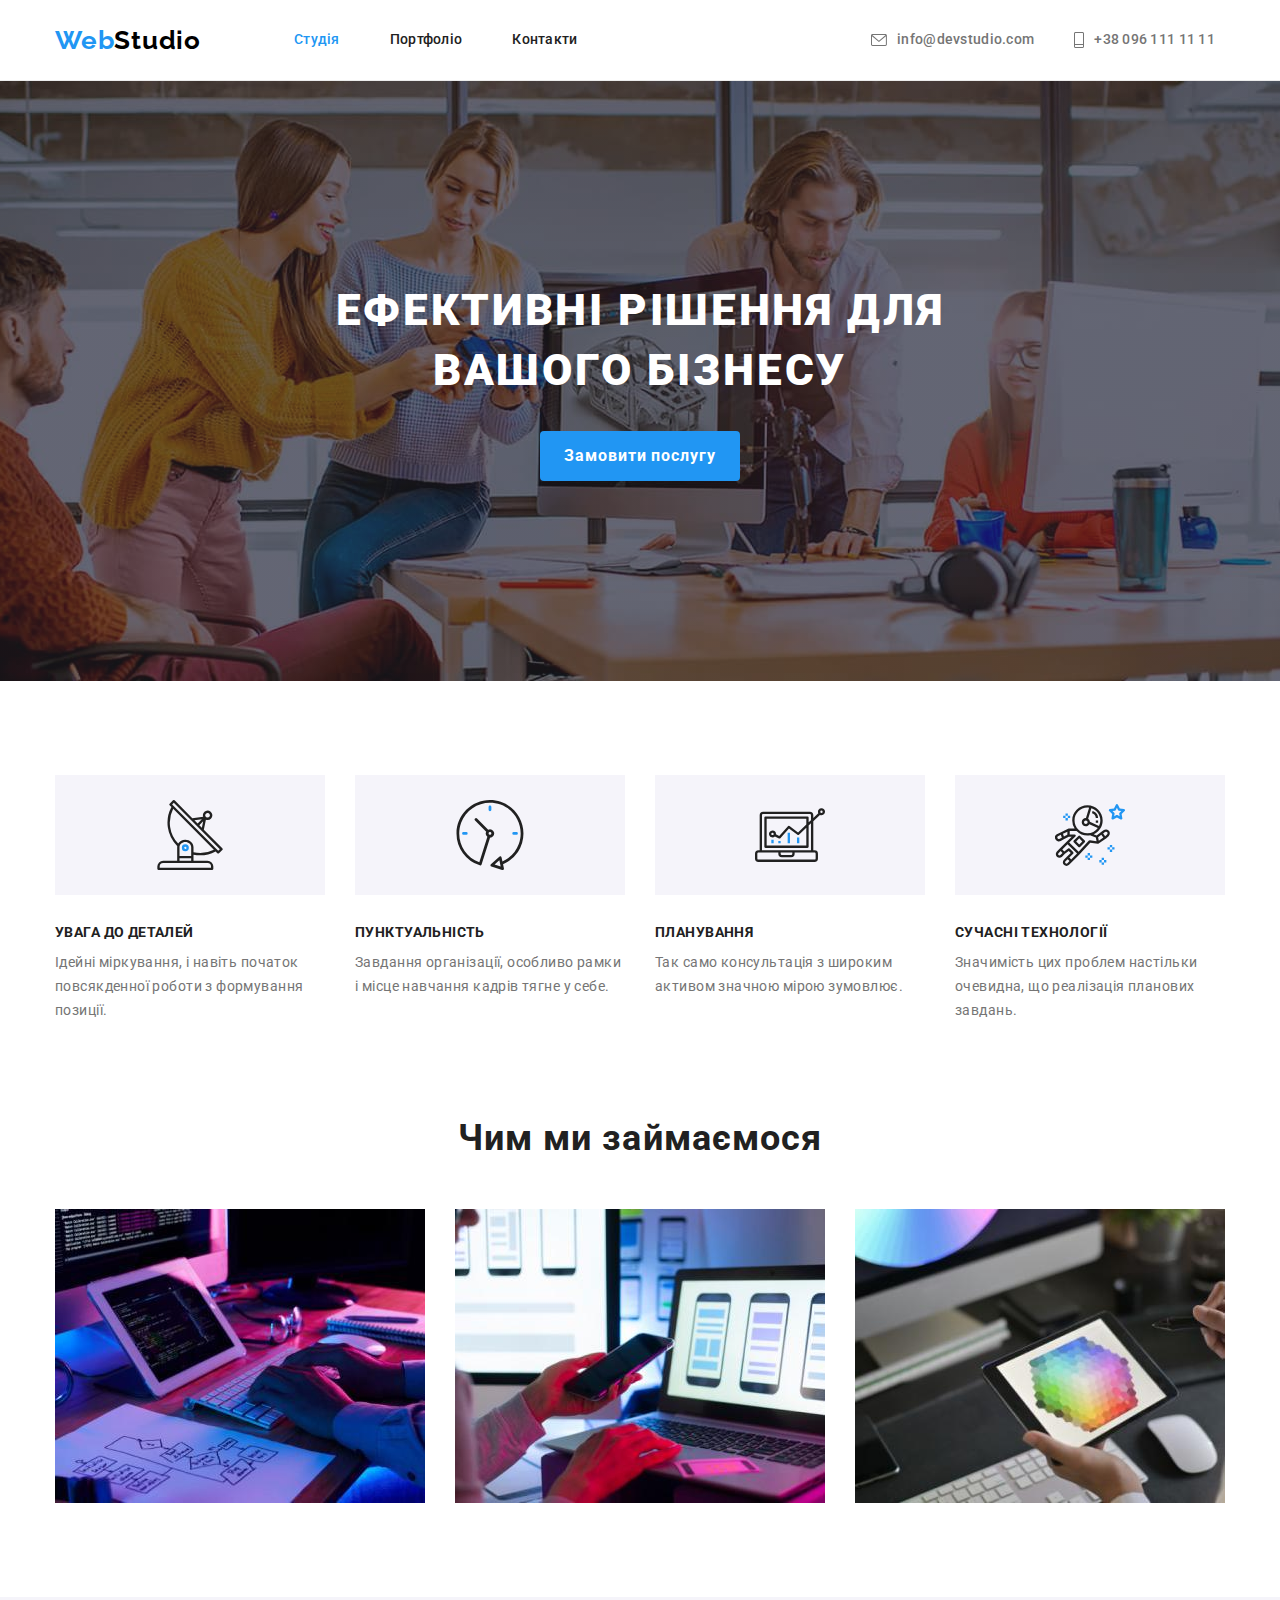
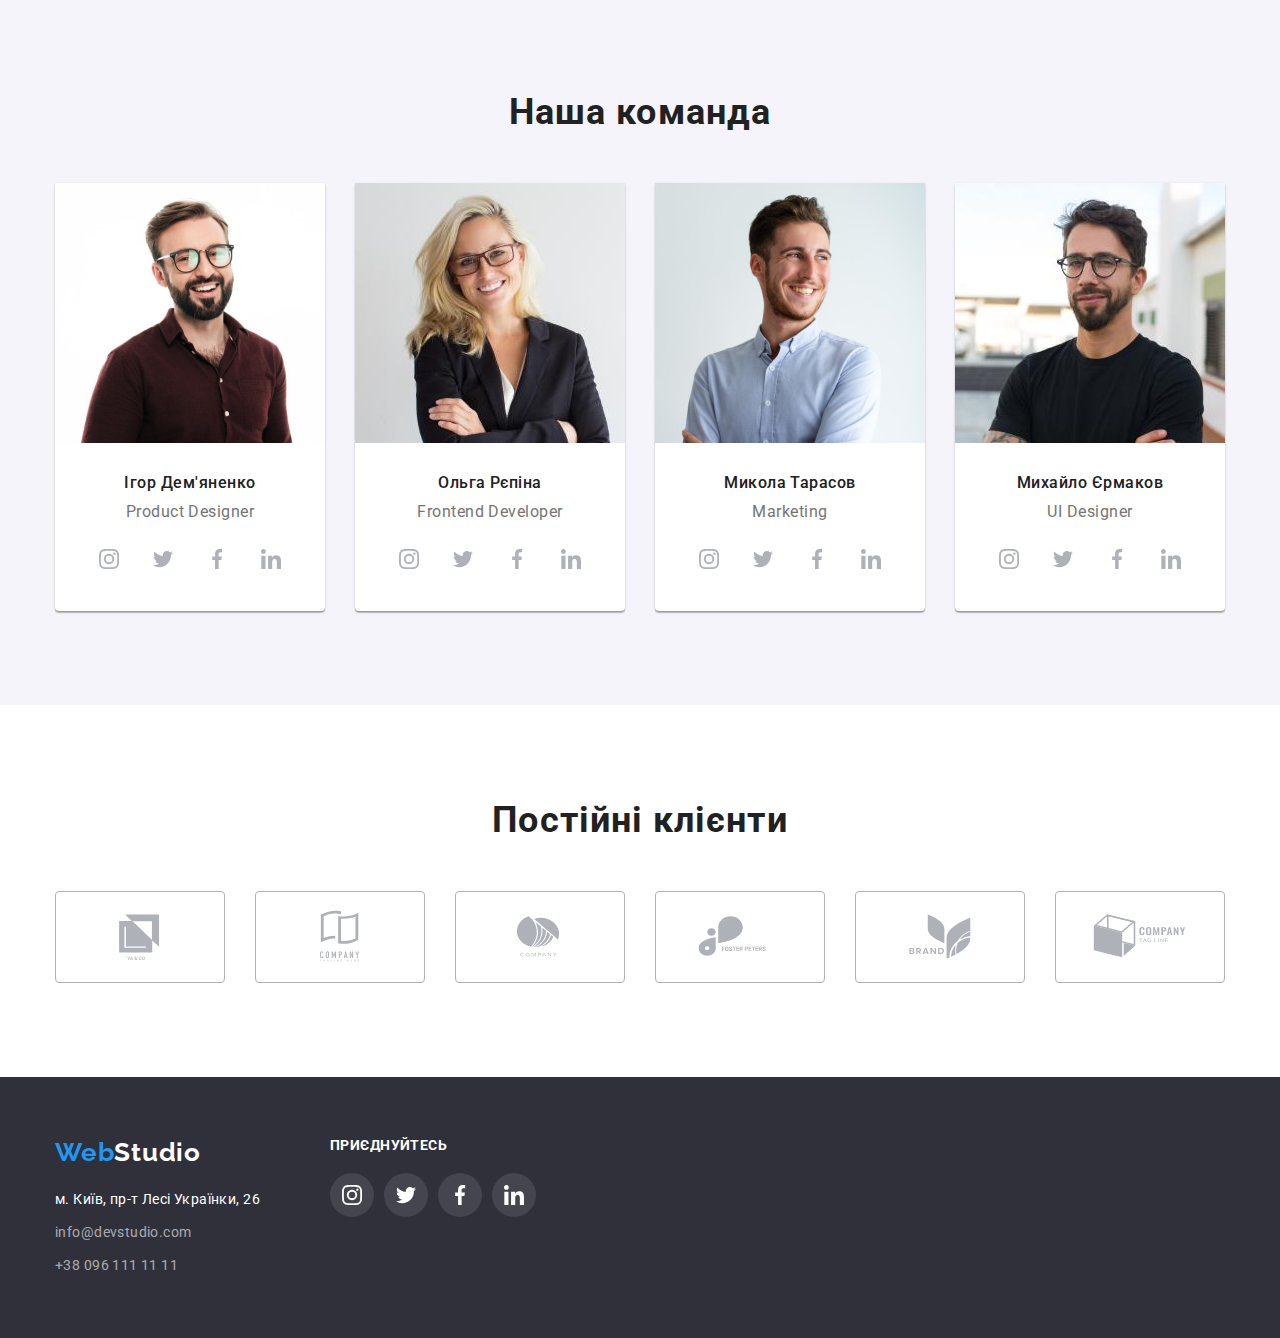
<file: index.html>
<!DOCTYPE html>
<html lang="uk">
  <head>
    <meta charset="UTF-8" />
    <meta http-equiv="X-UA-Compatible" content="IE=edge" />
    <meta name="viewport" content="width=device-width, initial-scale=1.0" />
    <title>WebStudio</title>
    <link rel="preconnect" href="https://fonts.googleapis.com" />
    <link rel="preconnect" href="https://fonts.gstatic.com" crossorigin />
    <link
      href="https://fonts.googleapis.com/css2?family=Raleway:wght@700&family=Roboto:wght@400;500;700;900&display=swap"
      rel="stylesheet"
    />
    <link
      rel="stylesheet"
      href="https://cdnjs.cloudflare.com/ajax/libs/modern-normalize/1.1.0/modern-normalize.min.css"
    />
    <link rel="stylesheet" href="./css/styles.css" />
  </head>
  <body>
    <header class="header">
      <div class="container main-nav">
        <nav class="main-nav">
          <a href="./index.html" class="logo"><span class="logo part">Web</span>Studio</a>
          <ul class="nav-list">
            <li class="link"><a class="nav-list-link current" href="./index.html">Студія</a></li>
            <li class="link"><a class="nav-list-link" href="./portfolio.html">Портфоліо</a></li>
            <li class="link"><a class="nav-list-link" href="">Контакти</a></li>
          </ul>
        </nav>
        <ul class="contacts-list">
          <li class="contact">
            <a href="mailto:info@devstudio.com" class="header-contacts mail">
              <svg class="convert" width="16px" height="12px">
                <use href="./images/icons.svg#icon-convert"></use>
              </svg>
              info@devstudio.com
            </a>
          </li>
          <li class="contact">
            <a href="tel:+380961111111" class="header-contacts phone">
              <svg class="phone" width="10px" height="16px">
                <use href="./images/icons.svg#icon-phone"></use>
              </svg>
              +38 096 111 11 11</a
            >
          </li>
        </ul>
      </div>
    </header>
    <main>
      <!-- Герой -->
      <section class="hero">
        <h1 class="hero-title">Ефективні рішення для вашого бізнесу</h1>
        <button type="button" class="btn primary">Замовити послугу</button>
      </section>
      <!-- Перелік рішень -->
      <section class="section features">
        <div class="container">
          <h2 class="visually-hidden">Перелік рішень</h2>
          <ul class="section-list">
            <li class="item">
              <div class="icon-background">
                <svg width="70px" height="70px">
                  <use href="./images/icons.svg#icon-antenna"></use>
                </svg>
              </div>
              <h3 class="section-list-title">УВАГА ДО ДЕТАЛЕЙ</h3>
              <p class="item-desc">
                Ідейні міркування, і навіть початок повсякденної роботи з формування позиції.
              </p>
            </li>
            <li class="item">
              <div class="icon-background">
                <svg width="70px" height="70px">
                  <use href="./images/icons.svg#icon-clock"></use>
                </svg>
              </div>
              <h3 class="section-list-title">ПУНКТУАЛЬНІСТЬ</h3>
              <p class="item-desc">
                Завдання організації, особливо рамки і місце навчання кадрів тягне у себе.
              </p>
            </li>
            <li class="item">
              <div class="icon-background">
                <svg width="70px" height="70px">
                  <use href="./images/icons.svg#icon-diagram"></use>
                </svg>
              </div>
              <h3 class="section-list-title">ПЛАНУВАННЯ</h3>
              <p class="item-desc">
                Так само консультація з широким активом значною мірою зумовлює.
              </p>
            </li>
            <li class="item">
              <div class="icon-background">
                <svg width="70px" height="70px">
                  <use href="./images/icons.svg#icon-astronaut"></use>
                </svg>
              </div>
              <h3 class="section-list-title">СУЧАСНІ ТЕХНОЛОГІЇ</h3>
              <p class="item-desc">
                Значимість цих проблем настільки очевидна, що реалізація планових завдань.
              </p>
            </li>
          </ul>
        </div>
      </section>
      <!-- Чим ми займаємося -->
      <section class="section">
        <div class="container">
          <h2 class="section-title">Чим ми займаємося</h2>
          <ul class="section-list">
            <li class="img-list">
              <img src="./images/box-1.jpg" alt="Keyboard typing" width="370" />
            </li>
            <li class="img-list">
              <img src="./images/box-2.jpg" alt="Smartphone look" width="370" />
            </li>
            <li class="img-list">
              <img src="./images/box-3.jpg" alt="Color selection" width="370" />
            </li>
          </ul>
        </div>
      </section>
      <!-- Наша команда -->
      <section class="section team">
        <div class="container">
          <h2 class="section-title">Наша команда</h2>
          <ul class="section-list">
            <li class="section-card">
              <img src="./images/igor-demianenko.jpg" alt="igor Demianenko" width="270" />
              <div class="team-card-desc">
                <h3 class="section-list-item">Ігор Дем'яненко</h3>
                <p class="item-desc profession">Product Designer</p>
                <ul class="media-list">
                  <li>
                    <a href="" class="media-link">
                      <svg class="icon" width="20px" height="20px">
                        <use href="./images/icons.svg#icon-instagram"></use>
                      </svg>
                    </a>
                  </li>
                  <li>
                    <a href="" class="media-link">
                      <svg class="icon" width="20px" height="20px">
                        <use href="./images/icons.svg#icon-twitter"></use>
                      </svg>
                    </a>
                  </li>
                  <li>
                    <a href="" class="media-link">
                      <svg class="icon" width="20px" height="20px">
                        <use href="./images/icons.svg#icon-facebook"></use>
                      </svg>
                    </a>
                  </li>
                  <li>
                    <a href="" class="media-link">
                      <svg class="icon" width="20px" height="20px">
                        <use href="./images/icons.svg#icon-linkedin"></use>
                      </svg>
                    </a>
                  </li>
                </ul>
              </div>
            </li>
            <li class="section-card">
              <img src="./images/olga-repina.jpg" alt="Olga Repina" width="270" />
              <div class="team-card-desc">
                <h3 class="section-list-item">Ольга Рєпіна</h3>
                <p class="item-desc profession">Frontend Developer</p>
                <ul class="media-list">
                  <li>
                    <a href="" class="media-link">
                      <svg class="icon" width="20px" height="20px">
                        <use href="./images/icons.svg#icon-instagram"></use>
                      </svg>
                    </a>
                  </li>
                  <li>
                    <a href="" class="media-link">
                      <svg class="icon" width="20px" height="20px">
                        <use href="./images/icons.svg#icon-twitter"></use>
                      </svg>
                    </a>
                  </li>
                  <li>
                    <a href="" class="media-link">
                      <svg class="icon" width="20px" height="20px">
                        <use href="./images/icons.svg#icon-facebook"></use>
                      </svg>
                    </a>
                  </li>
                  <li>
                    <a href="" class="media-link">
                      <svg class="icon" width="20px" height="20px">
                        <use href="./images/icons.svg#icon-linkedin"></use>
                      </svg>
                    </a>
                  </li>
                </ul>
              </div>
            </li>
            <li class="section-card">
              <img src="./images/mykola-tarasov.jpg" alt="Mykola Tarasov" width="270" />
              <div class="team-card-desc">
                <h3 class="section-list-item">Микола Тарасов</h3>
                <p class="item-desc profession">Marketing</p>
                <ul class="media-list">
                  <li>
                    <a href="" class="media-link">
                      <svg class="icon" width="20px" height="20px">
                        <use href="./images/icons.svg#icon-instagram"></use>
                      </svg>
                    </a>
                  </li>
                  <li>
                    <a href="" class="media-link">
                      <svg class="icon" width="20px" height="20px">
                        <use href="./images/icons.svg#icon-twitter"></use>
                      </svg>
                    </a>
                  </li>
                  <li>
                    <a href="" class="media-link">
                      <svg class="icon" width="20px" height="20px">
                        <use href="./images/icons.svg#icon-facebook"></use>
                      </svg>
                    </a>
                  </li>
                  <li>
                    <a href="" class="media-link">
                      <svg class="icon" width="20px" height="20px">
                        <use href="./images/icons.svg#icon-linkedin"></use>
                      </svg>
                    </a>
                  </li>
                </ul>
              </div>
            </li>
            <li class="section-card">
              <img src="./images/mykhailo-yermakov.jpg" alt="Mykhailo Yermakov" width="270" />
              <div class="team-card-desc">
                <h3 class="section-list-item">Михайло Єрмаков</h3>
                <p class="item-desc profession">UI Designer</p>
                <ul class="media-list">
                  <li>
                    <a href="" class="media-link">
                      <svg class="icon" width="20px" height="20px">
                        <use href="./images/icons.svg#icon-instagram"></use>
                      </svg>
                    </a>
                  </li>
                  <li>
                    <a href="" class="media-link">
                      <svg class="icon" width="20px" height="20px">
                        <use href="./images/icons.svg#icon-twitter"></use>
                      </svg>
                    </a>
                  </li>
                  <li>
                    <a href="" class="media-link">
                      <svg class="icon" width="20px" height="20px">
                        <use href="./images/icons.svg#icon-facebook"></use>
                      </svg>
                    </a>
                  </li>
                  <li>
                    <a href="" class="media-link">
                      <svg class="icon" width="20px" height="20px">
                        <use href="./images/icons.svg#icon-linkedin"></use>
                      </svg>
                    </a>
                  </li>
                </ul>
              </div>
            </li>
          </ul>
        </div>
      </section>
      <section class="section">
        <div class="container">
          <h2 class="section-title">Постійні клієнти</h2>
          <ul class="company-list">
            <li>
              <a href="" class="company-link">
                <svg class="company-icon" width="106px" height="60px">
                  <use href="./images/icons.svg#icon-company-a"></use>
                </svg>
              </a>
            </li>
            <li>
              <a href="" class="company-link">
                <svg class="company-icon" width="106px" height="60px">
                  <use href="./images/icons.svg#icon-company-b"></use>
                </svg>
              </a>
            </li>
            <li>
              <a href="" class="company-link">
                <svg class="company-icon" width="106px" height="60px">
                  <use href="./images/icons.svg#icon-company-c"></use>
                </svg>
              </a>
            </li>
            <li>
              <a href="" class="company-link">
                <svg class="company-icon" width="106px" height="60px">
                  <use href="./images/icons.svg#icon-company-d"></use>
                </svg>
              </a>
            </li>
            <li>
              <a href="" class="company-link">
                <svg class="company-icon" width="106px" height="60px">
                  <use href="./images/icons.svg#icon-company-e"></use>
                </svg>
              </a>
            </li>
            <li>
              <a href="" class="company-link">
                <svg class="company-icon" width="106px" height="60px">
                  <use href="./images/icons.svg#icon-company-f"></use>
                </svg>
              </a>
            </li>
          </ul>
        </div>
      </section>
    </main>
    <footer class="footer">
      <div class="container">
        <div>
          <a href="./index.html" class="logo foot"><span class="logo part">Web</span>Studio</a>
          <address>
            <ul class="footer-list">
              <li class="item">
                <a
                  href="https://goo.gl/maps/kWrGyEN4S8KAi9pg8"
                  target="_blank"
                  rel="noopener nofollow noreferrer"
                  class="address"
                  >м. Київ, пр-т Лесі Українки, 26</a
                >
              </li>
              <li class="item">
                <a href="mailto:info@devstudio.com" class="footer-contacts">info@devstudio.com</a>
              </li>
              <li class="item">
                <a href="tel:+380961111111" class="footer-contacts">+38 096 111 11 11</a>
              </li>
            </ul>
          </address>
        </div>
        <section class="follow">
          <h3 class="follow-list-title">Приєднуйтесь</h3>
          <ul class="follow-list">
            <li>
              <a href="" class="follow-media-link">
                <svg class="icon" width="20px" height="20px">
                  <use href="./images/icons.svg#icon-instagram"></use>
                </svg>
              </a>
            </li>
            <li>
              <a href="" class="follow-media-link">
                <svg class="icon" width="20px" height="20px">
                  <use href="./images/icons.svg#icon-twitter"></use>
                </svg>
              </a>
            </li>
            <li>
              <a href="" class="follow-media-link">
                <svg class="icon" width="20px" height="20px">
                  <use href="./images/icons.svg#icon-facebook"></use>
                </svg>
              </a>
            </li>
            <li>
              <a href="" class="follow-media-link">
                <svg class="icon" width="20px" height="20px">
                  <use href="./images/icons.svg#icon-linkedin"></use>
                </svg>
              </a>
            </li>
          </ul>
        </section>
      </div>
    </footer>
  </body>
</html>
</file>
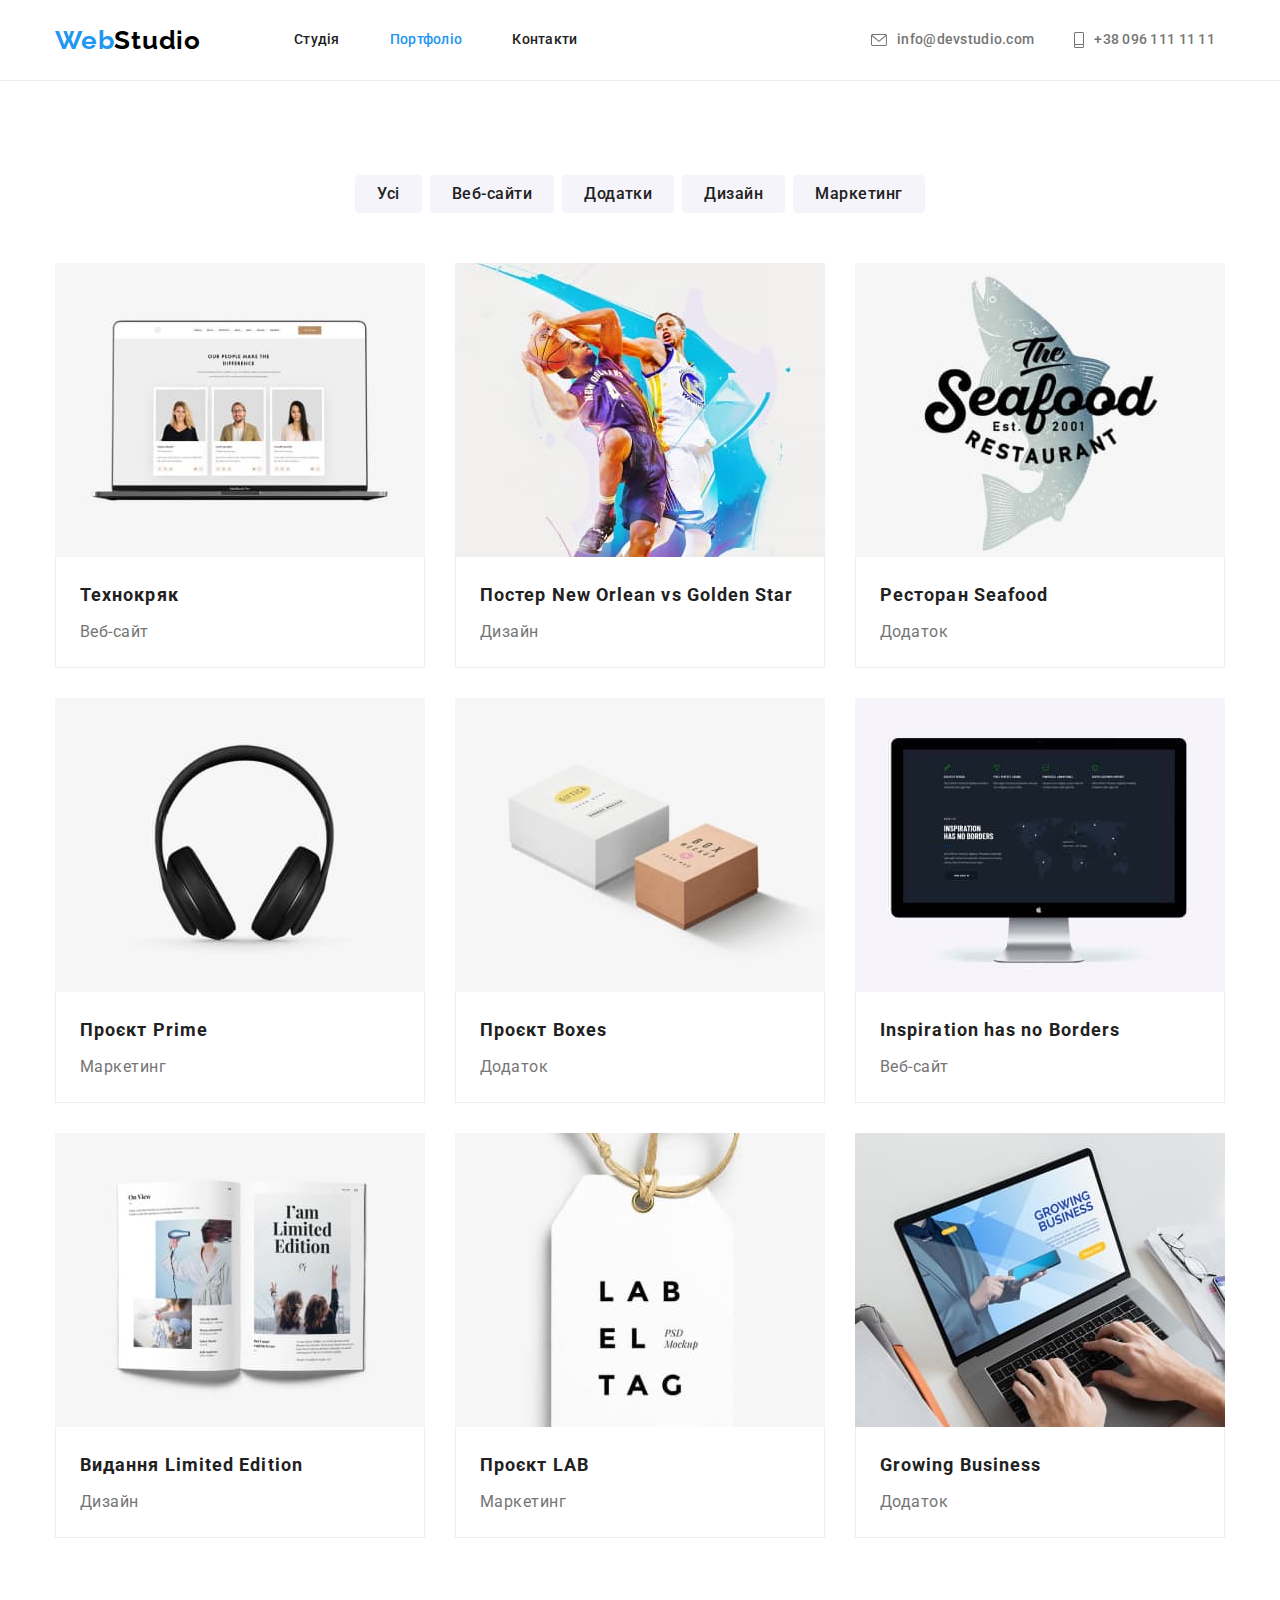
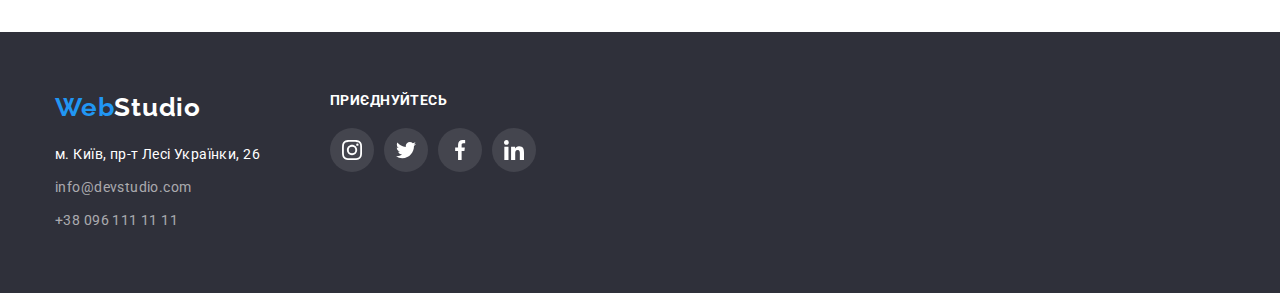
<file: portfolio.html>
<!DOCTYPE html>
<html lang="uk">
  <head>
    <meta charset="UTF-8" />
    <meta http-equiv="X-UA-Compatible" content="IE=edge" />
    <meta name="viewport" content="width=device-width, initial-scale=1.0" />
    <title>WebStudio</title>
    <link rel="preconnect" href="https://fonts.googleapis.com" />
    <link rel="preconnect" href="https://fonts.gstatic.com" crossorigin />
    <link
      href="https://fonts.googleapis.com/css2?family=Raleway:wght@700&family=Roboto:wght@400;500;700;900&display=swap"
      rel="stylesheet"
    />
    <link
      rel="stylesheet"
      href="https://cdnjs.cloudflare.com/ajax/libs/modern-normalize/1.1.0/modern-normalize.min.css"
    />
    <link rel="stylesheet" href="./css/styles.css" />
  </head>
  <body>
    <!-- Header -->
    <header class="header">
      <div class="container main-nav">
        <nav class="main-nav">
          <a href="./index.html" class="logo"><span class="logo part">Web</span>Studio</a>
          <ul class="nav-list">
            <li class="link"><a class="nav-list-link" href="./index.html">Студія</a></li>
            <li class="link">
              <a class="nav-list-link current" href="./portfolio.html">Портфоліо</a>
            </li>
            <li class="link"><a class="nav-list-link" href="">Контакти</a></li>
          </ul>
        </nav>
        <ul class="contacts-list">
          <li class="contact">
            <a href="mailto:info@devstudio.com" class="header-contacts mail">
              <svg class="convert" width="16px" height="12px">
                <use href="./images/icons.svg#icon-convert"></use>
              </svg>
              info@devstudio.com
            </a>
          </li>
          <li class="contact">
            <a href="tel:+380961111111" class="header-contacts phone">
              <svg class="phone" width="10px" height="16px">
                <use href="./images/icons.svg#icon-phone"></use>
              </svg>
              +38 096 111 11 11</a
            >
          </li>
        </ul>
      </div>
    </header>
    <main>
      <section class="section">
        <div class="container">
          <h1 class="visually-hidden">Усі проекти</h1>
          <!-- buttons -->
          <ul class="btn-list">
            <li class="list-btn"><button type="button" class="btn secondary">Усі</button></li>
            <li class="list-btn"><button type="button" class="btn secondary">Веб-сайти</button></li>
            <li class="list-btn"><button type="button" class="btn secondary">Додатки</button></li>
            <li class="list-btn"><button type="button" class="btn secondary">Дизайн</button></li>
            <li class="list-btn"><button type="button" class="btn secondary">Маркетинг</button></li>
          </ul>
          <!-- projects -->
          <ul class="project-list">
            <li class="project-card">
              <a href="" class="project-link">
                <img
                  src="./images/technocrack.jpg"
                  alt="Ноутбук з картками на екрані"
                  width="370"
                />
                <div class="card-desc">
                  <h2 class="project-title">Технокряк</h2>
                  <p class="project-desc">Веб-сайт</p>
                </div></a
              >
            </li>
            <li class="project-card">
              <a href="" class="project-link">
                <img src="./images/poster.jpg" alt="Два баскетболісти" width="370" />
                <div class="card-desc">
                  <h2 class="project-title">Постер New Orlean vs Golden Star</h2>
                  <p class="project-desc">Дизайн</p>
                </div></a
              >
            </li>
            <li class="project-card">
              <a href="" class="project-link">
                <img src="./images/seafood.jpg" alt="Лого з акулою" width="370" />
                <div class="card-desc">
                  <h2 class="project-title">Ресторан Seafood</h2>
                  <p class="project-desc">Додаток</p>
                </div></a
              >
            </li>
            <li class="project-card">
              <a href="" class="project-link">
                <img src="./images/prime.jpg" alt="Навушники" width="370" />
                <div class="card-desc">
                  <h2 class="project-title">Проєкт Prime</h2>
                  <p class="project-desc">Маркетинг</p>
                </div></a
              >
            </li>
            <li class="project-card">
              <a href="" class="project-link">
                <img src="./images/boxes.jpg" alt="Дві картонні коробки" width="370" />
                <div class="card-desc">
                  <h2 class="project-title">Проєкт Boxes</h2>
                  <p class="project-desc">Додаток</p>
                </div></a
              >
            </li>
            <li class="project-card">
              <a href="" class="project-link">
                <img src="./images/inspiration.jpg" alt="Екран монітора" width="370" />
                <div class="card-desc">
                  <h2 class="project-title">Inspiration has no Borders</h2>
                  <p class="project-desc">Веб-сайт</p>
                </div></a
              >
            </li>
            <li class="project-card">
              <a href="" class="project-link">
                <img src="./images/limited-edition.jpg" alt="Відкритий журнал" width="370" />
                <div class="card-desc">
                  <h2 class="project-title">Видання Limited Edition</h2>
                  <p class="project-desc">Дизайн</p>
                </div></a
              >
            </li>
            <li class="project-card">
              <a href="" class="project-link">
                <img src="./images/lab.jpg" alt="Бірка з мотузкою" width="370" />
                <div class="card-desc">
                  <h2 class="project-title">Проєкт LAB</h2>
                  <p class="project-desc">Маркетинг</p>
                </div></a
              >
            </li>
            <li class="project-card">
              <a href="" class="project-link">
                <img
                  src="./images/growing-business.jpg"
                  alt="Набирають текст на ноутбуці"
                  width="370"
                />
                <div class="card-desc">
                  <h2 class="project-title">Growing Business</h2>
                  <p class="project-desc">Додаток</p>
                </div></a
              >
            </li>
          </ul>
        </div>
      </section>
    </main>
    <!-- Footer -->
    <footer class="footer">
      <div class="container">
        <div>
          <a href="./index.html" class="logo foot"><span class="logo part">Web</span>Studio</a>
          <address>
            <ul class="footer-list">
              <li class="item">
                <a
                  href="https://goo.gl/maps/kWrGyEN4S8KAi9pg8"
                  target="_blank"
                  rel="noopener nofollow noreferrer"
                  class="address"
                  >м. Київ, пр-т Лесі Українки, 26</a
                >
              </li>
              <li class="item">
                <a href="mailto:info@devstudio.com" class="footer-contacts">info@devstudio.com</a>
              </li>
              <li class="item">
                <a href="tel:+380961111111" class="footer-contacts">+38 096 111 11 11</a>
              </li>
            </ul>
          </address>
        </div>
        <section class="follow">
          <h3 class="follow-list-title">Приєднуйтесь</h3>
          <ul class="follow-list">
            <li>
              <a href="" class="follow-media-link">
                <svg class="icon" width="20px" height="20px">
                  <use href="./images/icons.svg#icon-instagram"></use>
                </svg>
              </a>
            </li>
            <li>
              <a href="" class="follow-media-link">
                <svg class="icon" width="20px" height="20px">
                  <use href="./images/icons.svg#icon-twitter"></use>
                </svg>
              </a>
            </li>
            <li>
              <a href="" class="follow-media-link">
                <svg class="icon" width="20px" height="20px">
                  <use href="./images/icons.svg#icon-facebook"></use>
                </svg>
              </a>
            </li>
            <li>
              <a href="" class="follow-media-link">
                <svg class="icon" width="20px" height="20px">
                  <use href="./images/icons.svg#icon-linkedin"></use>
                </svg>
              </a>
            </li>
          </ul>
        </section>
      </div>
    </footer>
  </body>
</html>
</file>
<file: css/styles.css>
/* колір фону #F5F5F5 */
/* другорядний колір фону #F5F4FA */
/* герой і футер колір фону #2F303A */
/* колір тексту #212121 */
/* колір абзаців #757575 */
/* акцент #2196F3 */
/* білий #FFFFFF */
/* контакти у футері color: rgba(255, 255, 255, 0.6); */
:root {
  --black-color: #000000;
  --text-primary-color: #212121;
  --text-p-color: #757575;
  --primary-white-color: #ffffff;
  --background-secondary-color: #f5f4fa;
  --hero-footer-color--: #2f303a;
  --accent-color: #2196f3;
  --no-accent-color: #afb1b8;
  --primary-btn-accent-color--: #188ce8;
}

body {
  background-color: var(--primary-white-color);
  color: var(--text-primary-color);

  font-family: Roboto, sans-serif;
  font-size: 14px;
  letter-spacing: 0.03em;
}

.nav-list,
.contacts-list,
.section-list,
.footer-list {
  list-style-type: none;
}

.nav-list-link:hover,
.header-contacts:hover,
.footer-contacts:hover,
.address:hover,
.nav-list-link:focus,
.header-contacts:focus,
.footer-contacts:focus,
.address:focus {
  color: var(--accent-color);
}

h1,
h2,
h3,
h4,
h5,
h6,
ul,
p {
  margin: 0;
  padding: 0;
}

img {
  display: block;
  max-width: 100%;
}
/* Налаштування контейнера */
.container {
  width: 1200px;
  margin: 0 auto;
  padding: 0 15px;
}

.section {
  padding-top: 94px;
  padding-bottom: 94px;
}

/* Header */
.header {
  border-bottom: 1px solid #ececec;
}

.main-nav {
  display: flex;
  align-items: center;
}

.logo {
  color: var(--black-color);
  font-family: Raleway, sans-serif;
  text-decoration: none;
  font-weight: 700;
  font-size: 26px;
  line-height: 1.19;
  letter-spacing: 0.03em;
}

.part {
  color: var(--accent-color);
}
/* nav */
.nav-list .link + .link {
  margin-left: 50px;
}

.nav-list {
  display: flex;
  margin-left: 93px;
}

.nav-list-link.current {
  color: var(--accent-color);
}

.nav-list-link {
  display: block;
  padding-top: 32px;
  padding-bottom: 32px;

  color: var(--text-primary-color);
  font-weight: 500;
  font-size: 14px;
  line-height: 1.14;
  letter-spacing: 0.02em;
  text-decoration: none;
}
/* header contacts */
.contacts-list {
  display: flex;
  margin-left: auto;
}

.contacts-list .contact + .contact {
  margin-left: 40px;
}

.convert,
.phone {
  margin-right: 10px;
  fill: currentColor;
}

.convert:hover,
.phone:hover,
.convert:focus,
.phone:focus {
  fill: var(--accent-color);
}

.header-contacts {
  display: inline-flex;
  padding: 32px 0;

  color: var(--text-p-color);
  font-weight: 500;
  font-size: 14px;
  line-height: 1.14;
  letter-spacing: 0.02em;
  text-decoration: none;
  align-items: center;
}

.visually-hidden {
  position: absolute;
  white-space: nowrap;
  width: 1px;
  height: 1px;
  overflow: hidden;
  border: 0;
  padding: 0;
  clip: rect(0 0 0 0);
  clip-path: inset(50%);
  margin: -1px;
}

/* Стилі index.html */
/* Hero */
.hero {
  padding: 200px 0;
  margin-left: auto;
  margin-right: auto;

  text-align: center;

  background-color: var(--hero-footer-color--);
  background-image: linear-gradient(rgba(47, 48, 58, 0.4), rgba(47, 48, 58, 0.4)),
    url(../images/background-hero.jpg);
  max-width: 1600px;
  height: 600px;
  background-position: center;
}

.hero-title {
  max-width: 696px;
  margin-top: 0;
  margin-bottom: 30px;
  margin-right: auto;
  margin-left: auto;

  color: var(--primary-white-color);
  font-weight: 900;
  font-size: 44px;
  line-height: 1.36;
  text-align: center;
  letter-spacing: 0.06em;
  text-transform: uppercase;
}

.btn {
  display: inline-block;
  cursor: pointer;
  font-family: Roboto, sans-serif;
  border: none;
  border-radius: 4px;
}

.btn.primary {
  color: var(--primary-white-color);
  background-color: var(--accent-color);
  font-weight: 700;
  font-size: 16px;
  line-height: 1.88;
  letter-spacing: 0.06em;
  padding: 10px 24px;
}

.btn.primary:hover,
.btn.primary:focus {
  background-color: var(--primary-btn-accent-color--);
}

/* Перелік рішень */
.section.features {
  padding-bottom: 0;
}

.section-list {
  display: flex;
}

.section-list .item {
  width: 270px;
}

.icon-background {
  display: flex;
  align-items: center;
  justify-content: center;
  width: 270px;
  height: 120px;
  margin-bottom: 30px;

  background-color: var(--background-secondary-color);
}

.section-list .item:not(:last-child) {
  margin-right: 30px;
}

.section-title {
  margin-bottom: 50px;

  font-weight: 700;
  font-size: 36px;
  line-height: 1.17;
  text-align: center;
  letter-spacing: 0.03em;
}

.item-desc {
  color: var(--text-p-color);
  line-height: 1.71;
}

/* Чим ми займаємося */
.section-list .img-list:not(:last-child) {
  margin-right: 30px;
}

.team {
  background-color: var(--background-secondary-color);
}

.section-list-title {
  margin-bottom: 10px;

  font-weight: 700;
  font-size: 14px;
  line-height: 1.14;
  letter-spacing: 0.03em;
  text-transform: uppercase;
}

.section-card {
  background-color: var(--primary-white-color);

  text-align: center;

  box-shadow: 0px 1px 3px rgba(0, 0, 0, 0.12), 0px 1px 1px rgba(0, 0, 0, 0.14),
    0px 2px 1px rgba(0, 0, 0, 0.2);
  border-radius: 0px 0px 4px 4px;
}

.section-card:not(:last-child) {
  margin-right: 30px;
}
.team-card-desc {
  padding: 30px 0;
}

.section-list-item {
  margin-bottom: 10px;

  font-weight: 500;
  font-size: 16px;
  line-height: 1.19;
  letter-spacing: 0.03em;
}
.profession {
  font-size: 16px;
  line-height: 1.19;
  letter-spacing: 0.03em;
  margin-bottom: 16px;
}

.media-list {
  display: flex;
  list-style-type: none;
  height: 44px;
  align-items: center;
  padding: 0 32px;
}

.media-link {
  display: flex;
  width: 44px;
  height: 44px;
  align-items: center;
  justify-content: center;
  color: var(--no-accent-color);
}

.media-list li:not(:last-child) {
  margin-right: 10px;
}

.media-link:hover,
.media-link:focus {
  background-color: var(--accent-color);
  border-radius: 50%;
  color: var(--primary-white-color);
}

.icon {
  display: flex;
  fill: currentColor;
}

.company-list {
  display: flex;
  list-style-type: none;
  margin: 0;
}

.company-list li:not(:last-child) {
  margin-right: 30px;
}

.company-link {
  display: flex;
  align-items: center;
  justify-content: center;
  width: 170px;
  height: 92px;
  border: 1px solid var(--no-accent-color);
  border-radius: 4px;
  padding: 16px 32px;

  color: var(--no-accent-color);
}

.company-link:hover,
.company-link:focus {
  color: var(--accent-color);
  border-color: var(--accent-color);
}

.company-icon {
  fill: currentColor;
}

/* Стилі portfolio.html */
.btn-list,
.project-list {
  list-style-type: none;

  display: flex;
  flex-wrap: wrap;
}

.btn-list {
  justify-content: center;
  margin-bottom: 50px;
}

.list-btn:not(:last-child) {
  margin-right: 8px;
}
.btn.secondary {
  padding: 6px 22px;

  background-color: var(--background-secondary-color);
  color: var(--text-primary-color);
  font-weight: 500;
  font-size: 16px;
  line-height: 1.62;
  letter-spacing: 0.03em;
}

.btn.secondary:hover,
.btn.secondary:focus {
  background-color: var(--accent-color);
  color: var(--primary-white-color);
  box-shadow: 0px 3px 1px rgba(0, 0, 0, 0.1), 0px 1px 2px rgba(0, 0, 0, 0.08),
    0px 2px 2px rgba(0, 0, 0, 0.12);
  border-radius: 4px;
}

.project-card {
  margin-right: 30px;
  margin-bottom: 30px;
}

.project-card:hover {
  box-shadow: 0px 1px 1px rgba(0, 0, 0, 0.12), 0px 4px 4px rgba(0, 0, 0, 0.06),
    1px 4px 6px rgba(0, 0, 0, 0.16);
}

.project-card:nth-child(3n) {
  margin-right: 0;
}

.project-card:nth-last-child(-n + 3) {
  margin-bottom: 0;
}

.card-desc {
  padding: 20px 24px;

  border-left: 1px solid #eeeeee;
  border-right: 1px solid #eeeeee;
  border-bottom: 1px solid #eeeeee;
}

.project-link {
  text-decoration: none;
}

.project-title {
  margin-bottom: 4px;
  color: var(--text-primary-color);
  font-weight: 700;
  font-size: 18px;
  line-height: 2;
  letter-spacing: 0.06em;
}

.project-desc {
  color: var(--text-p-color);
  font-size: 16px;
  /* font-weight: 400; */
  line-height: 1.88;
  letter-spacing: 0.03em;
}

/* Footer */
.footer {
  display: flex;
  padding-top: 60px;
  padding-bottom: 60px;

  background-color: var(--hero-footer-color--);
}

.footer .container {
  display: flex;
}

.foot {
  display: inline-block;
  margin-bottom: 20px;

  color: var(--primary-white-color);
}

.footer-list .item:not(:last-child) {
  margin-bottom: 9px;
}

.address {
  color: var(--primary-white-color);
  font-style: normal;
  line-height: 1.71;
  text-decoration: none;
}

.footer-contacts {
  color: rgba(255, 255, 255, 0.6);
  font-style: normal;
  line-height: 1.71;
  text-decoration: none;
}

.follow {
  margin-left: 70px;
}

.follow-list-title {
  color: var(--primary-white-color);
  font-weight: 700;
  font-size: 14px;
  line-height: 16px;
  letter-spacing: 0.03em;
  text-transform: uppercase;

  margin-bottom: 20px;
}

.follow-list {
  display: flex;
  list-style-type: none;
}

.follow-list li:not(:last-child) {
  margin-right: 10px;
}

.follow-media-link {
  display: flex;
  background-color: rgba(255, 255, 255, 0.1);
  border-radius: 50%;
  width: 44px;
  height: 44px;

  align-items: center;
  justify-content: center;

  color: var(--primary-white-color);
}

.follow-icon {
  fill: currentColor;
}

.follow-media-link:hover,
.follow-media-link:focus {
  background-color: var(--accent-color);
}
</file>
